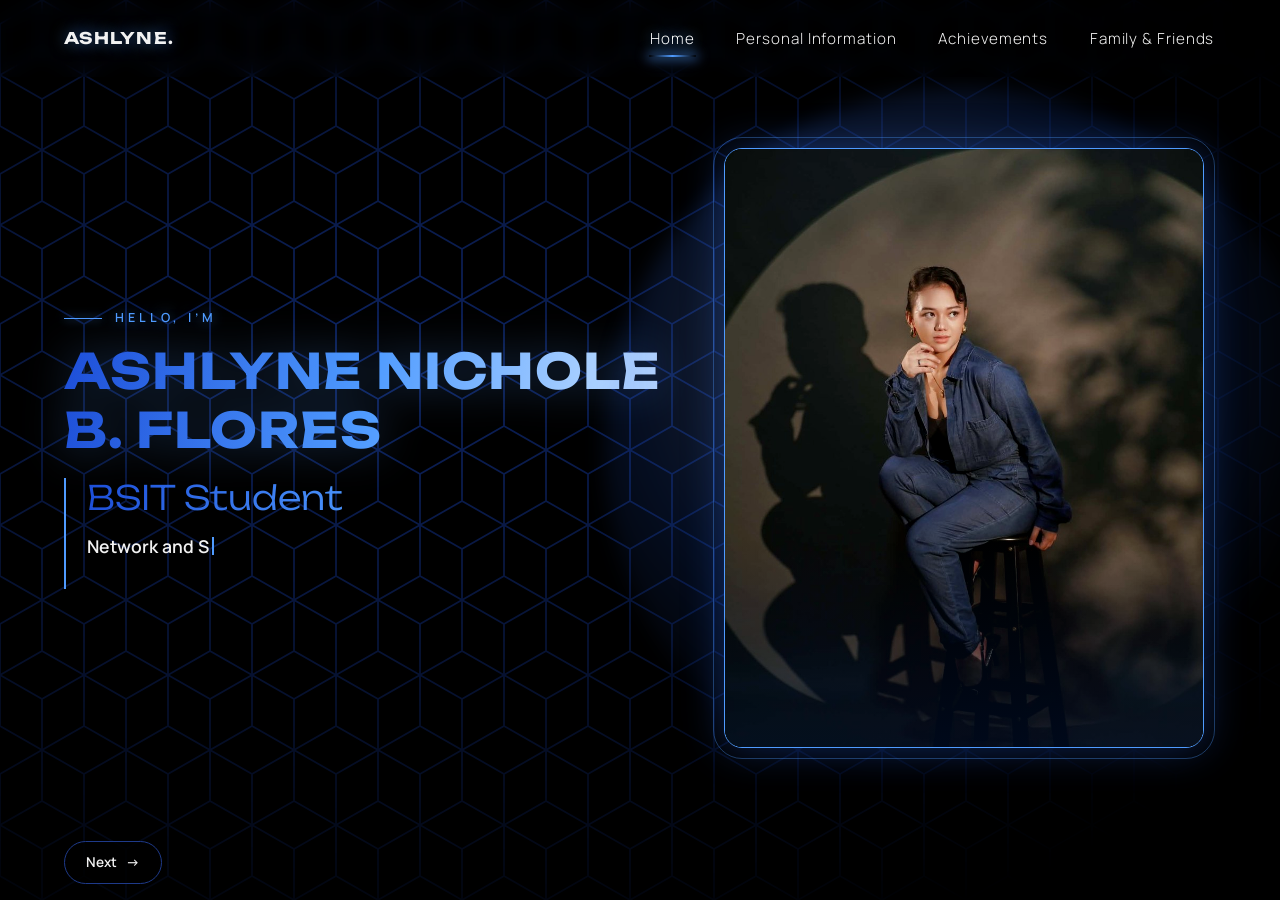
<file: index.html>
<!DOCTYPE html>
<html lang="en">
<head>
<meta charset="UTF-8">
<meta name="viewport" content="width=device-width, initial-scale=1">
<title>Ashlyne Nichole Flores | IT Student Portfolio</title>
<meta name="description" content="Portfolio of Ashlyne Nichole B. Flores, Information Technology student (Network and Security) at the University of the Cordilleras.">
<meta property="og:title" content="Ashlyne Nichole Flores | IT Student Portfolio">
<meta property="og:description" content="IT student, Network and Security major, University of the Cordilleras.">
<meta property="og:type" content="website">
<link rel="icon" href="data:image/svg+xml,%3Csvg xmlns='http://www.w3.org/2000/svg' viewBox='0 0 100 100'%3E%3Crect width='100' height='100' rx='18' fill='%232563eb'/%3E%3Ctext x='50' y='66' font-size='46' font-family='Arial' font-weight='700' fill='white' text-anchor='middle'%3EAF%3C/text%3E%3C/svg%3E">
<link rel="preconnect" href="https://fonts.googleapis.com">
<link rel="preconnect" href="https://fonts.gstatic.com" crossorigin>
<link href="https://fonts.googleapis.com/css2?family=Unbounded:wght@300;500;700&family=Manrope:wght@400;500;600&display=swap" rel="stylesheet">
<link rel="stylesheet" href="style.css">
<link rel="stylesheet" href="polish.css">
</head>
<body data-page="home">
<header>
  <a class="brand" href="index.html">ASHLYNE.</a>
  <nav aria-label="Main">
    <ul>
      <li><a href="index.html" data-view="home">Home</a></li>
      <li><a href="personal.html" data-view="personal">Personal Information</a></li>
      <li><a href="achievements.html" data-view="achievements">Achievements</a></li>
      <li><a href="family.html" data-view="family">Family &amp; Friends</a></li>
    </ul>
  </nav>
</header>


<main>
  <section id="home" class="view active" aria-label="Home">
    <div class="hero">
      <div class="text">
        <span class="hello">Hello, I’m</span>
        <h1>Ashlyne Nichole B. Flores</h1>
        <div class="info">
          <p class="role">BSIT Student</p>
          <p class="track">Network and Security Track</p>
          <p class="uni">University of the Cordilleras</p>
        </div>
      </div>
      <div class="photo-wrap">
        <div class="halo" aria-hidden="true"></div>
        <div class="photo">
          <img src="home-image.jpg" alt="Portrait of Ashlyne Nichole Flores" onerror="this.parentElement.style.display='none'">
        </div>
      </div>
    </div>
  </section>
</main>

<div class="pager">
  
  <a id="next" href="personal.html" aria-label="Next page"><span>Next</span><span class="arr" aria-hidden="true">→</span></a>
</div>

<script src="script.js"></script>
</body>
</html>
</file>
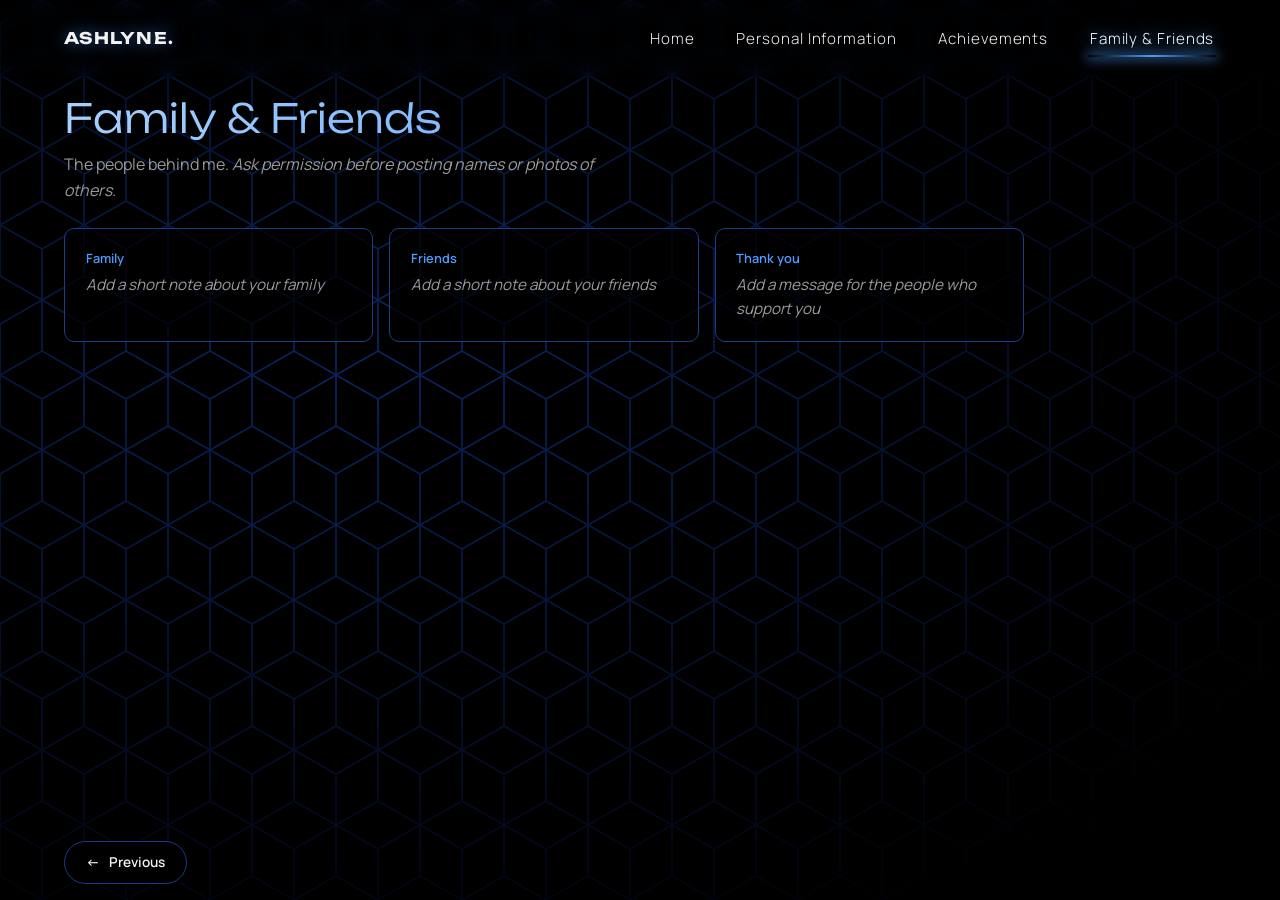
<file: family.html>
<!DOCTYPE html>
<html lang="en">
<head>
<meta charset="UTF-8">
<meta name="viewport" content="width=device-width, initial-scale=1">
<title>Family &amp; Friends | Ashlyne Nichole Flores</title>
<meta name="description" content="Portfolio of Ashlyne Nichole B. Flores, Information Technology student (Network and Security) at the University of the Cordilleras.">
<meta property="og:title" content="Ashlyne Nichole Flores | IT Student Portfolio">
<meta property="og:description" content="IT student, Network and Security major, University of the Cordilleras.">
<meta property="og:type" content="website">
<link rel="icon" href="data:image/svg+xml,%3Csvg xmlns='http://www.w3.org/2000/svg' viewBox='0 0 100 100'%3E%3Crect width='100' height='100' rx='18' fill='%232563eb'/%3E%3Ctext x='50' y='66' font-size='46' font-family='Arial' font-weight='700' fill='white' text-anchor='middle'%3EAF%3C/text%3E%3C/svg%3E">
<link rel="preconnect" href="https://fonts.googleapis.com">
<link rel="preconnect" href="https://fonts.gstatic.com" crossorigin>
<link href="https://fonts.googleapis.com/css2?family=Unbounded:wght@300;500;700&family=Manrope:wght@400;500;600&display=swap" rel="stylesheet">
<link rel="stylesheet" href="style.css">
<link rel="stylesheet" href="polish.css">
</head>
<body data-page="family">
<header>
  <a class="brand" href="index.html">ASHLYNE.</a>
  <nav aria-label="Main">
    <ul>
      <li><a href="index.html" data-view="home">Home</a></li>
      <li><a href="personal.html" data-view="personal">Personal Information</a></li>
      <li><a href="achievements.html" data-view="achievements">Achievements</a></li>
      <li><a href="family.html" data-view="family">Family &amp; Friends</a></li>
    </ul>
  </nav>
</header>


<main>
  <section id="family" class="view page active" aria-label="Family and Friends">
    <h2>Family &amp; Friends</h2>
    <p class="sub">The people behind me. <span class="todo">Ask permission before posting names or photos of others.</span></p>
    <div class="grid">
      <div class="card"><h3>Family</h3><p class="todo">Add a short note about your family</p></div>
      <div class="card"><h3>Friends</h3><p class="todo">Add a short note about your friends</p></div>
      <div class="card"><h3>Thank you</h3><p class="todo">Add a message for the people who support you</p></div>
    </div>
  </section>
</main>

<div class="pager">
  <a id="prev" href="achievements.html" aria-label="Previous page"><span class="arr" aria-hidden="true">←</span><span>Previous</span></a>
  
</div>

<script src="script.js"></script>
</body>
</html>
</file>
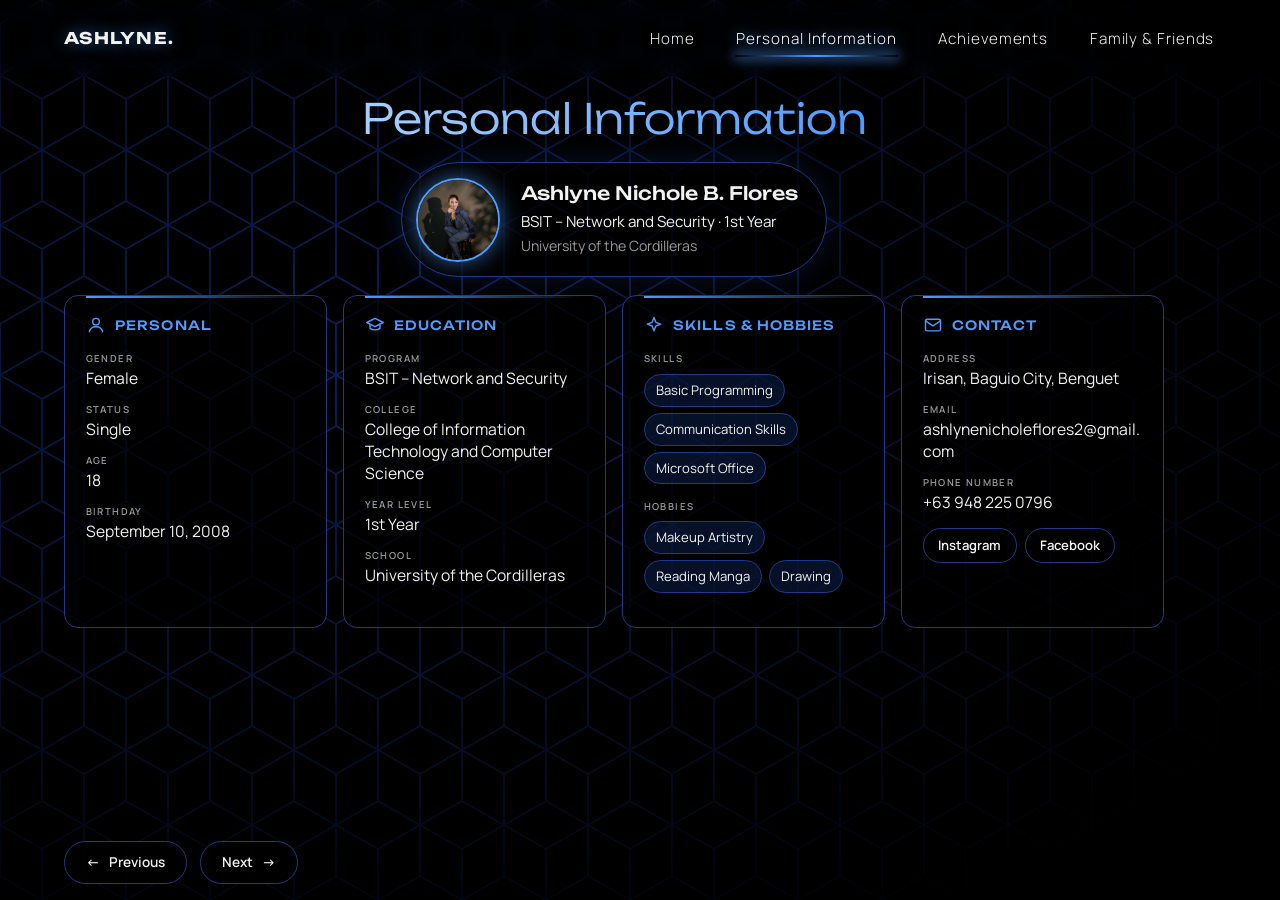
<file: personal.html>
<!DOCTYPE html>
<html lang="en">
<head>
<meta charset="UTF-8">
<meta name="viewport" content="width=device-width, initial-scale=1">
<title>Personal Information | Ashlyne Nichole Flores</title>
<meta name="description" content="Portfolio of Ashlyne Nichole B. Flores, Information Technology student (Network and Security) at the University of the Cordilleras.">
<meta property="og:title" content="Ashlyne Nichole Flores | IT Student Portfolio">
<meta property="og:description" content="IT student, Network and Security major, University of the Cordilleras.">
<meta property="og:type" content="website">
<link rel="icon" href="data:image/svg+xml,%3Csvg xmlns='http://www.w3.org/2000/svg' viewBox='0 0 100 100'%3E%3Crect width='100' height='100' rx='18' fill='%232563eb'/%3E%3Ctext x='50' y='66' font-size='46' font-family='Arial' font-weight='700' fill='white' text-anchor='middle'%3EAF%3C/text%3E%3C/svg%3E">
<link rel="preconnect" href="https://fonts.googleapis.com">
<link rel="preconnect" href="https://fonts.gstatic.com" crossorigin>
<link href="https://fonts.googleapis.com/css2?family=Unbounded:wght@300;500;700&family=Manrope:wght@400;500;600&display=swap" rel="stylesheet">
<link rel="stylesheet" href="style.css">
<link rel="stylesheet" href="polish.css">
</head>
<body data-page="personal">
<header>
  <a class="brand" href="index.html">ASHLYNE.</a>
  <nav aria-label="Main">
    <ul>
      <li><a href="index.html" data-view="home">Home</a></li>
      <li><a href="personal.html" data-view="personal">Personal Information</a></li>
      <li><a href="achievements.html" data-view="achievements">Achievements</a></li>
      <li><a href="family.html" data-view="family">Family &amp; Friends</a></li>
    </ul>
  </nav>
</header>


<main>
  <section id="personal" class="view page active" aria-label="Personal Information">
    <div class="pi">
      <h2>Personal Information</h2>
      <div class="profile">
        <img class="avatar" src="home-image.jpg" alt="Portrait of Ashlyne Nichole Flores">
        <div class="who">
          <h3>Ashlyne Nichole B. Flores</h3>
          <p>BSIT – Network and Security · 1st Year</p>
          <p class="muted">University of the Cordilleras</p>
        </div>
      </div>
      <div class="pi-grid">
        <article class="pcard">
          <h4><svg viewBox="0 0 24 24" fill="none" stroke="currentColor" stroke-width="1.7" stroke-linecap="round" stroke-linejoin="round" aria-hidden="true"><circle cx="12" cy="8" r="4"/><path d="M4 20c1-4 4-6 8-6s7 2 8 6"/></svg>Personal</h4>
          <dl>
            <div><dt>Gender</dt><dd>Female</dd></div>
            <div><dt>Status</dt><dd>Single</dd></div>
            <div><dt>Age</dt><dd>18</dd></div>
            <div><dt>Birthday</dt><dd>September 10, 2008</dd></div>
          </dl>
        </article>
        <article class="pcard">
          <h4><svg viewBox="0 0 24 24" fill="none" stroke="currentColor" stroke-width="1.7" stroke-linecap="round" stroke-linejoin="round" aria-hidden="true"><path d="M2 9l10-5 10 5-10 5z"/><path d="M6 11v5c3 2.5 9 2.5 12 0v-5"/></svg>Education</h4>
          <dl>
            <div><dt>Program</dt><dd>BSIT – Network and Security</dd></div>
            <div><dt>College</dt><dd>College of Information Technology and Computer Science</dd></div>
            <div><dt>Year Level</dt><dd>1st Year</dd></div>
            <div><dt>School</dt><dd>University of the Cordilleras</dd></div>
          </dl>
        </article>
        <article class="pcard">
          <h4><svg viewBox="0 0 24 24" fill="none" stroke="currentColor" stroke-width="1.7" stroke-linecap="round" stroke-linejoin="round" aria-hidden="true"><path d="M12 3l2.2 5.8L20 11l-5.8 2.2L12 19l-2.2-5.8L4 11l5.8-2.2z"/></svg>Skills &amp; Hobbies</h4>
          <p class="mini">Skills</p>
          <div class="chips"><span>Basic Programming</span><span>Communication Skills</span><span>Microsoft Office</span></div>
          <p class="mini">Hobbies</p>
          <div class="chips"><span>Makeup Artistry</span><span>Reading Manga</span><span>Drawing</span></div>
        </article>
        <article class="pcard">
          <h4><svg viewBox="0 0 24 24" fill="none" stroke="currentColor" stroke-width="1.7" stroke-linecap="round" stroke-linejoin="round" aria-hidden="true"><rect x="3" y="5" width="18" height="14" rx="2"/><path d="M3 7l9 6 9-6"/></svg>Contact</h4>
          <dl>
            <div><dt>Address</dt><dd>Irisan, Baguio City, Benguet</dd></div>
            <div><dt>Email</dt><dd><a href="mailto:ashlynenicholeflores2@gmail.com">ashlynenicholeflores2@gmail.com</a></dd></div>
            <div><dt>Phone Number</dt><dd><a href="tel:+639482250796">+63 948 225 0796</a></dd></div>
          </dl>
          <div class="links">
            <a href="https://www.instagram.com/ashasheranichole/" target="_blank" rel="noopener">Instagram</a>
            <a href="https://www.facebook.com/ashlynenichole.flores.52" target="_blank" rel="noopener">Facebook</a>
          </div>
        </article>
      </div>
    </div>
  </section>
</main>

<div class="pager">
  <a id="prev" href="index.html" aria-label="Previous page"><span class="arr" aria-hidden="true">←</span><span>Previous</span></a>
  <a id="next" href="achievements.html" aria-label="Next page"><span>Next</span><span class="arr" aria-hidden="true">→</span></a>
</div>

<script src="script.js"></script>
</body>
</html>
</file>
<file: style.css>
:root{
  --black:#000; --accent:#4f9bff; --btn:#2563eb; --btn-deep:#1d4ed8; --edge:#1e3a8a; --lav:#a5d0ff; --text:#f2f2f2; --dim:#9a9a9a; --line:#0b1b3d;
  --flow:linear-gradient(100deg,#1d4ed8 0%,#4f9bff 25%,#cfe6ff 50%,#4f9bff 75%,#1d4ed8 100%);
  color-scheme:dark;
}
*{box-sizing:border-box;margin:0;padding:0}
html{scroll-behavior:smooth}
body{
  font-family:'Manrope',system-ui,sans-serif;background:var(--black);color:var(--text);
  height:100vh;height:100dvh;overflow:hidden;display:flex;flex-direction:column;line-height:1.6;
  background-image:url("data:image/svg+xml,%3Csvg xmlns='http://www.w3.org/2000/svg' width='56' height='100' viewBox='0 0 56 100'%3E%3Cpath d='M28 66L0 50L0 16L28 0L56 16L56 50L28 66L28 100' fill='none' stroke='%231d4ed8' stroke-width='1.2'/%3E%3Cpath d='M28 0L28 34L0 50L0 84L28 100L56 84L56 50L28 34' fill='none' stroke='%231d4ed8' stroke-width='1.2'/%3E%3C/svg%3E");
  background-size:84px 150px;
}
body::before{content:"";position:fixed;inset:0;background:radial-gradient(ellipse at 30% 40%,rgba(0,0,0,.55),#000 85%);pointer-events:none;z-index:0}
a{color:inherit;text-decoration:none}
:focus-visible{outline:2px solid var(--accent);outline-offset:3px}

header{flex:none;position:relative;z-index:5;display:flex;justify-content:space-between;align-items:center;gap:1rem;flex-wrap:wrap;padding:1.6rem clamp(1.2rem,5vw,4rem)}
nav ul{display:flex;gap:clamp(1rem,3vw,2.4rem);list-style:none;flex-wrap:wrap}
nav a{font-weight:300;font-size:.95rem;letter-spacing:.06em;padding:.2rem 0;border-bottom:1px solid transparent;transition:border-color .2s,color .2s}
nav a:hover{color:var(--accent)}
nav a[aria-current="page"]{border-color:var(--accent);color:#fff}


.brand{font-family:'Unbounded',sans-serif;font-weight:700;letter-spacing:.08em;font-size:1rem}
.talk{position:relative}
.talk-btn{position:relative;overflow:hidden;display:inline-flex;align-items:center;gap:.5rem;background:var(--btn);color:#fff;border:1px solid #fff;border-radius:6px;padding:.55rem 1.2rem;font:600 .85rem 'Manrope',sans-serif;cursor:pointer;transition:transform .15s,box-shadow .25s}
.talk-btn::before,.pager a::before{content:"";position:absolute;inset:0;background:linear-gradient(90deg,#7ab8ff,#2563eb);transform:translateX(-101%);transition:transform .35s cubic-bezier(.2,.7,.2,1)}
.talk-btn:hover::before,.pager a:hover::before{transform:none}
.talk-btn:hover{box-shadow:0 0 18px rgba(79,155,255,.55)}
.talk-btn:active,.pager a:active{transform:scale(.95)}
.talk-btn>*,.pager a>*{position:relative}
.caret{display:inline-block;transition:transform .3s}
.talk-btn[aria-expanded="true"] .caret{transform:rotate(180deg)}
.talk ul{position:absolute;right:0;top:calc(100% + .6rem);list-style:none;background:#000;border:1px solid var(--edge);border-radius:10px;min-width:170px;padding:.4rem;z-index:10;opacity:0;visibility:hidden;transform:translateY(-8px) scale(.96);transform-origin:top right;transition:opacity .25s,transform .25s,visibility .25s}
.talk.open ul{opacity:1;visibility:visible;transform:none;box-shadow:0 10px 30px rgba(37,99,235,.25)}
.talk li{opacity:0;transform:translateX(10px);transition:opacity .25s,transform .25s}
.talk.open li{opacity:1;transform:none}
.talk.open li:nth-child(2){transition-delay:.05s}
.talk.open li:nth-child(3){transition-delay:.1s}
.talk li a{display:block;padding:.55rem .8rem;border-radius:6px;font-size:.9rem;transition:background .2s,padding-left .2s,color .2s}
.talk li a:hover,.talk li a:focus-visible{background:var(--line);color:var(--accent);padding-left:1.15rem}
.pager a{position:relative;overflow:hidden;pointer-events:auto;display:inline-flex;align-items:center;gap:.6rem;background:rgba(0,0,0,.8);border:1px solid var(--edge);border-radius:999px;padding:.6rem 1.3rem;font-size:.85rem;font-weight:600;transition:border-color .2s,box-shadow .25s,transform .15s}
.pager a:hover{border-color:var(--accent);box-shadow:0 0 16px rgba(79,155,255,.4)}
.arr{display:inline-block;transition:transform .3s}
#prev:hover .arr{transform:translateX(-5px)}
#next:hover .arr{transform:translateX(5px)}
.info p{min-height:1.4em}
.info p.typing::after{content:"";display:inline-block;width:2px;height:1em;margin-left:3px;vertical-align:-.12em;background:var(--accent);animation:blink 1s steps(1) infinite}
@keyframes blink{50%{opacity:0}}
@media (prefers-reduced-motion:no-preference){
  @keyframes enter{from{opacity:0;transform:translateY(12px)}}
  .view.active{animation:enter .4s ease-out}
}
.pager{position:fixed;left:0;right:0;bottom:1rem;display:flex;justify-content:flex-start;gap:.8rem;padding:0 clamp(1.2rem,5vw,4rem);z-index:6;pointer-events:none}
@media (prefers-reduced-motion:no-preference){
  @keyframes drift{to{background-position:84px 150px}}
  body{animation:drift 50s linear infinite}
}
main{flex:1;min-height:0;position:relative;z-index:2;padding:0 clamp(1.2rem,5vw,4rem) 5rem}
.view{display:none}
.view.active{display:block;height:100%}

/* HOME */
.hero{display:grid;grid-template-columns:1.1fr .9fr;align-items:center;gap:2rem;height:100%}
.text{align-self:center}
h1{font-family:'Unbounded',sans-serif;font-weight:700;letter-spacing:.02em;text-wrap:balance;font-size:clamp(1.7rem,3.8vw,3.2rem);line-height:1.2;text-transform:uppercase;margin-bottom:1.6rem}
.info{border-left:2px solid var(--accent);padding-left:1.3rem;text-align:left;display:grid;gap:.4rem}
.role{font-family:'Unbounded',sans-serif;font-weight:300;font-size:clamp(1.3rem,3vw,2.1rem);line-height:1.2;background:linear-gradient(90deg,var(--lav),var(--accent));-webkit-background-clip:text;background-clip:text;color:transparent}
h1,.role{background:var(--flow);background-size:200% 100%;-webkit-background-clip:text;background-clip:text;color:transparent;-webkit-text-fill-color:transparent}
h1{filter:drop-shadow(0 0 22px rgba(79,155,255,.35))}
@media (prefers-reduced-motion:no-preference){
  @keyframes flow{to{background-position:200% 0}}
  h1{animation:flow 7s linear infinite}
  .role{animation:flow 9s linear infinite}
}
.track{font-weight:600;font-size:1.1rem}
.uni{color:var(--dim);font-size:1rem}
.link{font-size:.9rem;border-bottom:1px solid var(--dim);padding-bottom:2px;transition:color .2s,border-color .2s}
.link:hover{color:var(--accent);border-color:var(--accent)}
.photo{position:relative;align-self:center;justify-self:center;aspect-ratio:4/5;height:min(calc(100vh - 13rem),600px);height:min(calc(100dvh - 13rem),600px);max-width:100%;border:1px solid var(--accent);border-radius:18px;overflow:hidden;background:#000;outline:1px solid rgba(79,155,255,.35);outline-offset:10px;box-shadow:0 0 40px rgba(37,99,235,.35)}
.photo::after{content:"";position:absolute;inset:0;border-radius:inherit;background:linear-gradient(180deg,transparent 65%,rgba(0,16,48,.55));pointer-events:none}
.photo img{display:block;width:100%;height:100%;object-fit:cover;object-position:center 20%;filter:contrast(1.05) saturate(1.05)}

/* INNER PAGES */
.page{padding-top:1rem;max-width:960px;overflow-y:auto;scrollbar-width:none}
.page::-webkit-scrollbar{display:none}
.page h2{font-family:'Unbounded',sans-serif;font-weight:300;font-size:clamp(1.5rem,4vw,2.5rem);line-height:1.25;background:linear-gradient(90deg,var(--lav),var(--accent));-webkit-background-clip:text;background-clip:text;color:transparent;margin-bottom:.6rem}
.page .sub{color:var(--dim);margin-bottom:1.5rem;max-width:56ch}
.grid{display:grid;grid-template-columns:repeat(auto-fit,minmax(240px,1fr));gap:1rem}
.card{background:rgba(0,0,0,.72);border:1px solid var(--edge);border-radius:10px;padding:1.2rem 1.3rem}
.card dt,.card h3{font-weight:600;font-size:.8rem;color:var(--accent);margin-bottom:.3rem}
.card dd,.card p{font-size:.95rem}
.todo{color:var(--dim);font-style:italic}
.timeline{list-style:none;border-left:2px solid var(--edge);margin-left:.5rem;display:grid;gap:1.2rem}
.timeline li{position:relative;padding-left:1.6rem}
.timeline li::before{content:"";position:absolute;left:-7px;top:.45rem;width:12px;height:12px;background:#000;border:2px solid var(--accent);border-radius:50%}
.timeline h3{font-weight:600;font-size:1.05rem}
.timeline p{color:var(--dim);font-size:.9rem}
.socials{display:flex;gap:1.2rem;flex-wrap:wrap;margin-top:1.6rem}


@media (max-width:820px){
  .hero{grid-template-columns:1fr;grid-template-rows:minmax(0,1fr) auto;gap:.8rem;align-items:stretch}
  .photo{order:-1;height:100%;max-height:none;outline-offset:6px}
  .text{text-align:center;padding-left:0}
  h1{font-size:clamp(1.3rem,6vw,1.8rem);margin-bottom:.8rem}
  .info{border-left:0;padding-left:0;text-align:center;gap:.2rem}
  .grid{grid-template-columns:1fr 1fr}
  .card{padding:.8rem 1rem}
}
@media (prefers-reduced-motion:reduce){html{scroll-behavior:auto}*{transition:none!important}}

/* PERSONAL INFORMATION */
#personal{max-width:1100px}
#personal h2{margin-bottom:1.3rem}
.about{display:grid;grid-template-columns:minmax(0,.9fr) minmax(0,1.5fr);gap:2rem;align-items:start}
.intro p{font-size:.95rem;color:#dcdcdc;margin-bottom:.8rem}
.focus{display:grid;grid-template-columns:1fr 1fr;gap:1rem}
.focus .card{transition:border-color .2s,transform .2s,box-shadow .2s}
.focus .card:hover{border-color:var(--accent);transform:translateY(-3px);box-shadow:0 8px 24px rgba(37,99,235,.25)}
.focus .card h3{font-family:'Unbounded',sans-serif;font-weight:500;font-size:.85rem;color:var(--accent);margin-bottom:.7rem}
.focus ul{list-style:none;display:grid;gap:.45rem}
.focus li{position:relative;padding-left:1rem;font-size:.85rem;line-height:1.45}
.focus li::before{content:"";position:absolute;left:0;top:.55em;width:5px;height:5px;border-radius:50%;background:var(--accent)}
@media (max-width:820px){
  .about,.focus{grid-template-columns:1fr}
  .about{gap:1.2rem}
}

.label{font-family:'Unbounded',sans-serif;font-weight:500;font-size:.95rem;letter-spacing:.12em;text-transform:uppercase;margin-bottom:1rem;display:flex;align-items:center;gap:.8rem}
.label::after{content:"";flex:1;height:1px;background:linear-gradient(90deg,var(--edge),transparent)}


/* PERSONAL INFORMATION: improvements */
.intro .lead{font-size:1.1rem;font-weight:600;line-height:1.5;color:#fff;margin-bottom:1rem}
.intro p{font-size:.9rem;line-height:1.6}
.ico{width:20px;height:20px;flex:none;color:var(--accent)}
.focus .card h3{display:flex;align-items:center;gap:.6rem}
.connect{display:flex;flex-wrap:wrap;gap:.8rem;margin-top:1.3rem}
.pill{display:inline-flex;align-items:center;gap:.8rem;padding:.55rem 1.1rem;background:rgba(0,0,0,.72);border:1px solid var(--edge);border-radius:12px;font-size:.85rem;transition:border-color .2s,transform .2s,box-shadow .2s}
.pill small{display:block;font-size:.65rem;font-weight:600;letter-spacing:.1em;text-transform:uppercase;color:var(--accent)}
.pill:hover{border-color:var(--accent);transform:translateY(-3px);box-shadow:0 8px 24px rgba(37,99,235,.25)}
.pill .ico{width:22px;height:22px}
@media (prefers-reduced-motion:no-preference){
  @keyframes rise{from{opacity:0;transform:translateY(14px)}}
  .view.active .intro>*,.view.active .focus .card,.view.active .pill{animation:rise .5s ease-out backwards}
  .view.active .intro>:nth-child(2){animation-delay:.08s}
  .view.active .intro>:nth-child(3){animation-delay:.16s}
  .view.active .focus .card:nth-child(1){animation-delay:.1s}
  .view.active .focus .card:nth-child(2){animation-delay:.18s}
  .view.active .focus .card:nth-child(3){animation-delay:.26s}
  .view.active .focus .card:nth-child(4){animation-delay:.34s}
  .view.active .pill:nth-child(1){animation-delay:.42s}
  .view.active .pill:nth-child(2){animation-delay:.5s}
  .view.active .pill:nth-child(3){animation-delay:.58s}
}
/* PERSONAL INFORMATION: compact layout with details */
#personal h2{font-size:clamp(1.3rem,3vw,2rem);margin-bottom:.8rem}
#personal .about{grid-template-columns:minmax(0,1fr) minmax(0,1.2fr);gap:1.4rem}
#personal .left{display:grid;gap:.9rem;align-content:start}
#personal .intro .lead{font-size:.95rem;margin-bottom:.5rem}
#personal .intro p{font-size:.82rem;line-height:1.55;margin-bottom:0}
.details{padding:.8rem 1rem}
.details .label{font-size:.7rem;margin-bottom:.6rem}
.details dl{display:grid;grid-template-columns:auto 1fr;gap:.35rem .9rem}
.details dt{font-family:'Unbounded',sans-serif;font-weight:500;font-size:.58rem;letter-spacing:.08em;text-transform:uppercase;color:var(--accent);margin:0;padding-top:.25rem}
.details dd{margin:0;font-size:.8rem;overflow-wrap:anywhere}
.details a:hover{color:var(--accent)}
#personal .connect{margin-top:0;gap:.5rem}
#personal .pill{padding:.35rem .8rem;font-size:.75rem}
#personal .pill .ico{width:18px;height:18px}
#personal .interests .label{font-size:.75rem;margin-bottom:.6rem}
#personal .focus{gap:.6rem}
#personal .focus .card{padding:.7rem .85rem}
#personal .focus .card h3{font-size:.72rem;margin-bottom:.4rem}
#personal .focus ul{gap:.3rem}
#personal .focus li{font-size:.74rem;line-height:1.35}
@media (max-width:820px){
  #personal .about{grid-template-columns:1fr;gap:1rem}
  #personal .focus{grid-template-columns:1fr}
}

/* PERSONAL INFORMATION: details and interests switch */
.seg{display:flex;gap:.5rem;margin-bottom:.7rem}
.segbtn{font:600 .72rem 'Manrope',sans-serif;letter-spacing:.08em;text-transform:uppercase;padding:.45rem 1rem;border:1px solid var(--edge);border-radius:999px;background:rgba(0,0,0,.72);color:var(--text);cursor:pointer;transition:border-color .2s,background .2s}
.segbtn:hover{border-color:var(--accent)}
.segbtn[aria-selected="true"]{background:var(--btn);border-color:var(--accent)}
.details{padding:.9rem 1.1rem}
.details dl{grid-template-columns:max-content 1fr;gap:.42rem 1.3rem}
.details dd{font-size:.82rem}

/* PERSONAL INFORMATION: single column, two-column details */
#personal .about{grid-template-columns:1fr;gap:.9rem}
.details dl{grid-template-columns:max-content 1fr max-content 1fr;gap:.5rem 1.4rem}
#personal .focus{grid-template-columns:repeat(4,minmax(0,1fr))}
@media (max-width:820px){
  .details dl{grid-template-columns:max-content 1fr}
  #personal .focus{grid-template-columns:1fr}
}

/* ACHIEVEMENTS */
.ach-grid{display:grid;grid-template-columns:repeat(auto-fit,minmax(190px,1fr));gap:.9rem}
.ach-grid[hidden]{display:none}
.ach-grid:has(> .ach:only-child){grid-template-columns:minmax(190px,260px)}
.ach{position:relative;display:block;width:100%;aspect-ratio:4/5;padding:0;text-align:left;border:1px solid var(--edge);border-radius:12px;overflow:hidden;background:#000;color:var(--text);cursor:pointer;transition:border-color .2s,transform .2s,box-shadow .25s}
.ach img{position:absolute;inset:0;width:100%;height:100%;object-fit:cover;transition:transform .5s}
.ach:hover,.ach:focus-visible{border-color:var(--accent);transform:translateY(-3px);box-shadow:0 8px 24px rgba(37,99,235,.3)}
.ach:hover img{transform:scale(1.05)}
.ach .cap{position:absolute;left:0;right:0;bottom:0;z-index:2;display:block;padding:2.2rem .85rem .8rem;background:linear-gradient(transparent,rgba(0,0,0,.92))}
.ach .cap small{display:block;font-size:.62rem;font-weight:600;letter-spacing:.1em;text-transform:uppercase;color:var(--accent);margin-bottom:.2rem}
.ach .cap b{display:block;font-family:'Unbounded',sans-serif;font-weight:500;font-size:.78rem;line-height:1.3}
.ach .detail{position:absolute;inset:0;z-index:3;display:flex;flex-direction:column;justify-content:flex-end;gap:.5rem;padding:.9rem;background:rgba(0,12,36,.9);font-size:.8rem;line-height:1.45;opacity:0;transition:opacity .25s}
.ach:hover .detail,.ach:focus-visible .detail{opacity:1}
.ach .detail em{font-style:normal;font-size:.68rem;letter-spacing:.08em;text-transform:uppercase;color:var(--accent)}
@media (hover:none){.ach .detail{display:none}}

.lightbox{position:fixed;inset:0;z-index:50;display:grid;place-items:center;padding:1rem;background:rgba(0,0,0,.86)}
.lightbox[hidden]{display:none}
.lb-card{position:relative;width:min(100%,860px);max-height:100%;display:flex;flex-direction:column;background:#000;border:1px solid var(--accent);border-radius:14px;overflow:hidden;box-shadow:0 0 40px rgba(37,99,235,.35)}
.lb-card img{display:block;width:100%;min-height:0;flex:1 1 auto;max-height:68vh;object-fit:contain;background:#000}
.lb-text{padding:.9rem 1.2rem 1.1rem;border-top:1px solid var(--edge)}
.lb-text small{display:block;font-size:.65rem;font-weight:600;letter-spacing:.1em;text-transform:uppercase;color:var(--accent)}
.lb-text h3{font-family:'Unbounded',sans-serif;font-weight:500;font-size:1rem;margin:.2rem 0 .4rem}
.lb-text p{font-size:.88rem;color:#dcdcdc}
.lb-close{position:absolute;top:.6rem;right:.6rem;z-index:2;width:2.2rem;height:2.2rem;border-radius:50%;border:1px solid var(--accent);background:rgba(0,0,0,.75);color:#fff;font-size:1rem;cursor:pointer}
.lb-close:hover{background:var(--btn)}
@media (max-width:820px){
  .ach-grid{grid-template-columns:1fr 1fr;gap:.6rem}
  .ach{aspect-ratio:1/1}
  .ach .cap b{font-size:.72rem}
}

/* ACHIEVEMENTS: wider page so all five cards fit in one row */
#achievements{max-width:1100px}
.ach-grid{grid-template-columns:repeat(auto-fit,minmax(160px,1fr))}
.ach-grid:has(> .ach:only-child){grid-template-columns:minmax(160px,230px)}
@media (max-width:820px){.ach-grid,.ach-grid:has(> .ach:only-child){grid-template-columns:1fr 1fr}}

/* ACHIEVEMENTS: keep every card the same size, however many there are */
.ach-grid,.ach-grid:has(> .ach:only-child){grid-template-columns:repeat(auto-fill,minmax(160px,1fr))}
@media (max-width:820px){.ach-grid,.ach-grid:has(> .ach:only-child){grid-template-columns:1fr 1fr}}
.ach-grid,.ach-grid:has(> .ach:only-child){grid-template-columns:repeat(auto-fill,minmax(200px,1fr))}
@media (max-width:820px){.ach-grid,.ach-grid:has(> .ach:only-child){grid-template-columns:1fr 1fr}}

/* ACHIEVEMENTS: landscape cards so two rows fit on one screen */
@media (min-width:821px){.ach{aspect-ratio:4/3}}
</file>
<file: polish.css>
/* Add AFTER style.css */
.ach-grid{grid-template-columns:repeat(auto-fill,minmax(200px,1fr))}
.ach .cap{padding-top:3rem}
.ach .cap b{text-wrap:balance}

/* Lightbox with previous / next */
.lightbox{grid-template-columns:auto minmax(0,860px) auto;gap:.8rem;justify-content:center}
.lb-card{width:100%}
.lb-nav{width:2.8rem;height:2.8rem;border-radius:50%;border:1px solid var(--accent);background:rgba(0,0,0,.75);color:#fff;font-size:1.6rem;line-height:1;cursor:pointer;transition:background .2s,transform .15s}
.lb-nav:hover{background:var(--btn)}
.lb-nav:active{transform:scale(.92)}
.lb-nav[disabled]{opacity:.3;cursor:default;pointer-events:none}
.lb-count{display:block;margin-top:.6rem;font-size:.72rem;color:var(--dim)}
@media (prefers-reduced-motion:no-preference){
  @keyframes lbin{from{opacity:0;transform:scale(.97)}}
  .lightbox:not([hidden]) .lb-card{animation:lbin .22s ease-out}
}
@media (max-width:820px){
  .lightbox{grid-template-columns:1fr;grid-template-rows:1fr auto;align-content:center}
  .lb-nav{position:absolute;top:50%;transform:translateY(-50%);z-index:3;width:2.4rem;height:2.4rem}
  .lb-prev{left:.4rem}.lb-next{right:.4rem}
}


/* ===== GLOWING NAVIGATION ===== */
header{backdrop-filter:blur(8px);-webkit-backdrop-filter:blur(8px)}
.brand{text-shadow:0 0 16px rgba(79,155,255,.6)}
nav a{position:relative;border-bottom:0;padding:.35rem .1rem;transition:color .25s,text-shadow .25s}
nav a::after{content:"";position:absolute;left:0;right:0;bottom:-3px;height:2px;border-radius:2px;background:linear-gradient(90deg,transparent,var(--accent),transparent);box-shadow:0 0 12px 2px rgba(79,155,255,.7);transform:scaleX(0);transition:transform .3s}
nav a:hover{color:#cfe6ff;text-shadow:0 0 12px rgba(79,155,255,.95)}
nav a:hover::after{transform:scaleX(.6)}
nav a[aria-current="page"]{color:#fff;border-color:transparent;text-shadow:0 0 14px rgba(79,155,255,1)}
nav a[aria-current="page"]::after{transform:scaleX(1)}
@media (prefers-reduced-motion:no-preference){
  @keyframes navglow{50%{box-shadow:0 0 20px 4px rgba(79,155,255,.95)}}
  nav a[aria-current="page"]::after{animation:navglow 2.6s ease-in-out infinite}
}

/* ===== HOME ===== */
.hello{display:flex;align-items:center;gap:.8rem;margin-bottom:.9rem;font-size:.78rem;font-weight:600;letter-spacing:.32em;text-transform:uppercase;color:var(--accent);text-shadow:0 0 14px rgba(79,155,255,.7)}
.hello::before{content:"";width:2.4rem;height:1px;background:var(--accent);box-shadow:0 0 10px var(--accent)}
.hero h1{margin-bottom:1.2rem}
/* Photo with a moonlit halo that matches the portrait */
.photo-wrap{position:relative;align-self:center;justify-self:center;display:grid;place-items:center}
.halo{position:absolute;width:150%;aspect-ratio:1;max-width:760px;left:50%;top:50%;transform:translate(-50%,-50%);border-radius:50%;background:radial-gradient(circle at 42% 38%,rgba(170,200,255,.26),rgba(37,99,235,.14) 45%,transparent 70%);filter:blur(10px);pointer-events:none}
.photo-wrap .photo{position:relative;z-index:1}
.photo img{object-position:50% 20%}
@media (prefers-reduced-motion:no-preference){
  @keyframes breathe{50%{opacity:.6;transform:translate(-50%,-50%) scale(1.06)}}
  @keyframes floaty{50%{transform:translateY(-8px)}}
  @keyframes pulse{50%{box-shadow:0 0 62px rgba(37,99,235,.6)}}
  .halo{animation:breathe 7s ease-in-out infinite}
  .photo-wrap .photo{animation:floaty 8s ease-in-out infinite,pulse 5s ease-in-out infinite}
}
@media (max-width:820px){
  .photo-wrap{order:-1;height:100%;min-height:0;padding-top:.6rem}
  .photo-wrap .photo{height:100%}
  .halo{width:120%}
  .hello{justify-content:center;margin-bottom:.4rem;font-size:.68rem}
  .hello::before{display:none}
    }

/* ===== PERSONAL INFORMATION: centered and organized ===== */
#personal{max-width:1100px}
#personal .pi{display:grid;gap:1.1rem;justify-items:center;text-align:center;width:100%}
#personal .pi h2{font-size:clamp(1.6rem,3.6vw,2.6rem);margin:0}
.profile{display:flex;align-items:center;gap:1.3rem;padding:.9rem 1.8rem .9rem .9rem;border:1px solid var(--edge);border-radius:999px;background:rgba(0,0,0,.72);text-align:left;box-shadow:0 0 30px rgba(37,99,235,.18)}
.avatar{width:84px;height:84px;border-radius:50%;object-fit:cover;object-position:50% 22%;border:2px solid var(--accent);box-shadow:0 0 22px rgba(79,155,255,.6)}
.who h3{font-family:'Unbounded',sans-serif;font-weight:500;font-size:1.15rem;line-height:1.25;margin-bottom:.3rem}
.who p{font-size:.95rem}
.who .muted{color:var(--dim);font-size:.88rem}
.pi-grid{display:grid;grid-template-columns:repeat(4,minmax(0,1fr));gap:1rem;width:100%;text-align:left}
.pcard{position:relative;padding:1.2rem 1.3rem;border:1px solid var(--edge);border-radius:14px;background:rgba(0,0,0,.72);transition:border-color .2s,transform .2s,box-shadow .25s}
.pcard::before{content:"";position:absolute;left:1.3rem;right:1.3rem;top:0;height:2px;background:linear-gradient(90deg,var(--accent),transparent)}
.pcard:hover{border-color:var(--accent);transform:translateY(-3px);box-shadow:0 8px 28px rgba(37,99,235,.3)}
.pcard h4{display:flex;align-items:center;gap:.6rem;margin-bottom:1rem;font-family:'Unbounded',sans-serif;font-weight:500;font-size:.8rem;letter-spacing:.08em;text-transform:uppercase;color:var(--accent)}
.pcard h4 svg{width:20px;height:20px;flex:none}
.pcard dl{display:grid;gap:.75rem}
.pcard dt{font-size:.6rem;font-weight:600;letter-spacing:.14em;text-transform:uppercase;color:var(--dim)}
.pcard dd{margin-top:.1rem;font-size:.98rem;line-height:1.4;overflow-wrap:anywhere}
.pcard a:hover{color:var(--accent)}
.mini{margin:.2rem 0 .45rem;font-size:.6rem;font-weight:600;letter-spacing:.14em;text-transform:uppercase;color:var(--dim)}
.chips{display:flex;flex-wrap:wrap;gap:.4rem;margin-bottom:.9rem}
.chips span{padding:.3rem .7rem;border:1px solid var(--edge);border-radius:999px;background:rgba(37,99,235,.16);font-size:.82rem}
.links{display:flex;flex-wrap:wrap;gap:.5rem;margin-top:.9rem}
.links a{padding:.35rem .9rem;border:1px solid var(--edge);border-radius:999px;font-size:.82rem;font-weight:600;transition:border-color .2s,box-shadow .2s}
.links a:hover{border-color:var(--accent);box-shadow:0 0 14px rgba(79,155,255,.5)}
@media (max-width:1000px){.pi-grid{grid-template-columns:repeat(2,minmax(0,1fr))}}
@media (max-width:560px){
  .pi-grid{grid-template-columns:1fr}
  .profile{border-radius:22px;padding:.8rem 1rem;gap:.9rem}
  .avatar{width:64px;height:64px}
  .who h3{font-size:1rem}
}

/* ===== ACHIEVEMENTS: curricular and extracurricular on one page ===== */
#achievements .sub{margin-bottom:.8rem}
.ach-group .label{margin-bottom:.6rem;font-size:.74rem}
.label .count{padding:.05rem .55rem;border-radius:999px;background:rgba(79,155,255,.22);font-size:.64rem;letter-spacing:0;color:#fff}
.ach .cap{inset:0;padding:0;background:linear-gradient(180deg,rgba(0,0,0,.5) 0,transparent 30%,transparent 50%,rgba(0,0,0,.94) 100%)}
.ach .cap small{position:absolute;top:.55rem;left:.55rem;width:fit-content;max-width:calc(100% - 1.1rem);margin:0;padding:.22rem .6rem;border-radius:999px;background:rgba(0,0,0,.75);border:1px solid rgba(79,155,255,.5);font-size:.56rem;line-height:1.3;letter-spacing:.08em}
.ach .cap b{position:absolute;left:.75rem;right:.75rem;bottom:.7rem;font-size:.74rem;line-height:1.3}
@media (min-width:821px){
  #achievements.active{display:flex;flex-direction:column;overflow:hidden}
  #achievements .ach-group{flex:1;min-height:0;display:flex;flex-direction:column}
  #achievements .ach-grid{flex:1;min-height:0;grid-template-columns:repeat(7,minmax(0,1fr));grid-auto-rows:minmax(0,1fr);gap:.8rem}
  #achievements .ach{aspect-ratio:auto;height:100%}
}
@media (max-width:820px){
  #achievements .ach-grid{grid-template-columns:1fr 1fr;gap:.6rem}
  #achievements .ach{aspect-ratio:4/3}
}
.ach-group + .ach-group{margin-top:.7rem}
.ach .cap small{font-size:.54rem;padding:.2rem .5rem}
</file>
